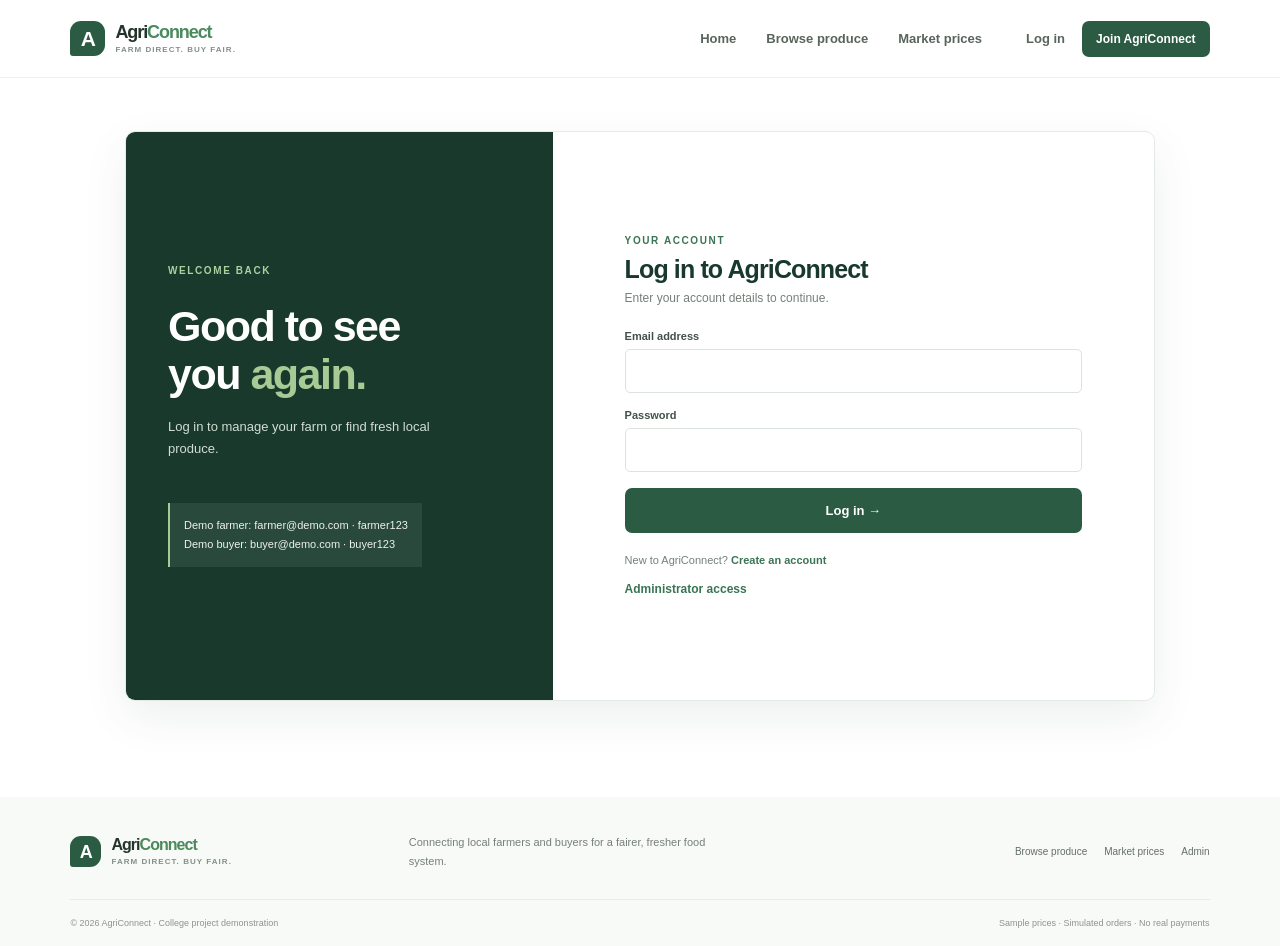
<file: add-product.html>
<!doctype html>
<html lang="en"><head><meta charset="utf-8"><meta name="viewport" content="width=device-width, initial-scale=1"><title>Add a product | AgriConnect</title><link rel="stylesheet" href="css/style.css"><script src="js/script.js" defer></script></head><body data-page="add-product"><div id="app"></div></body></html>
</file>
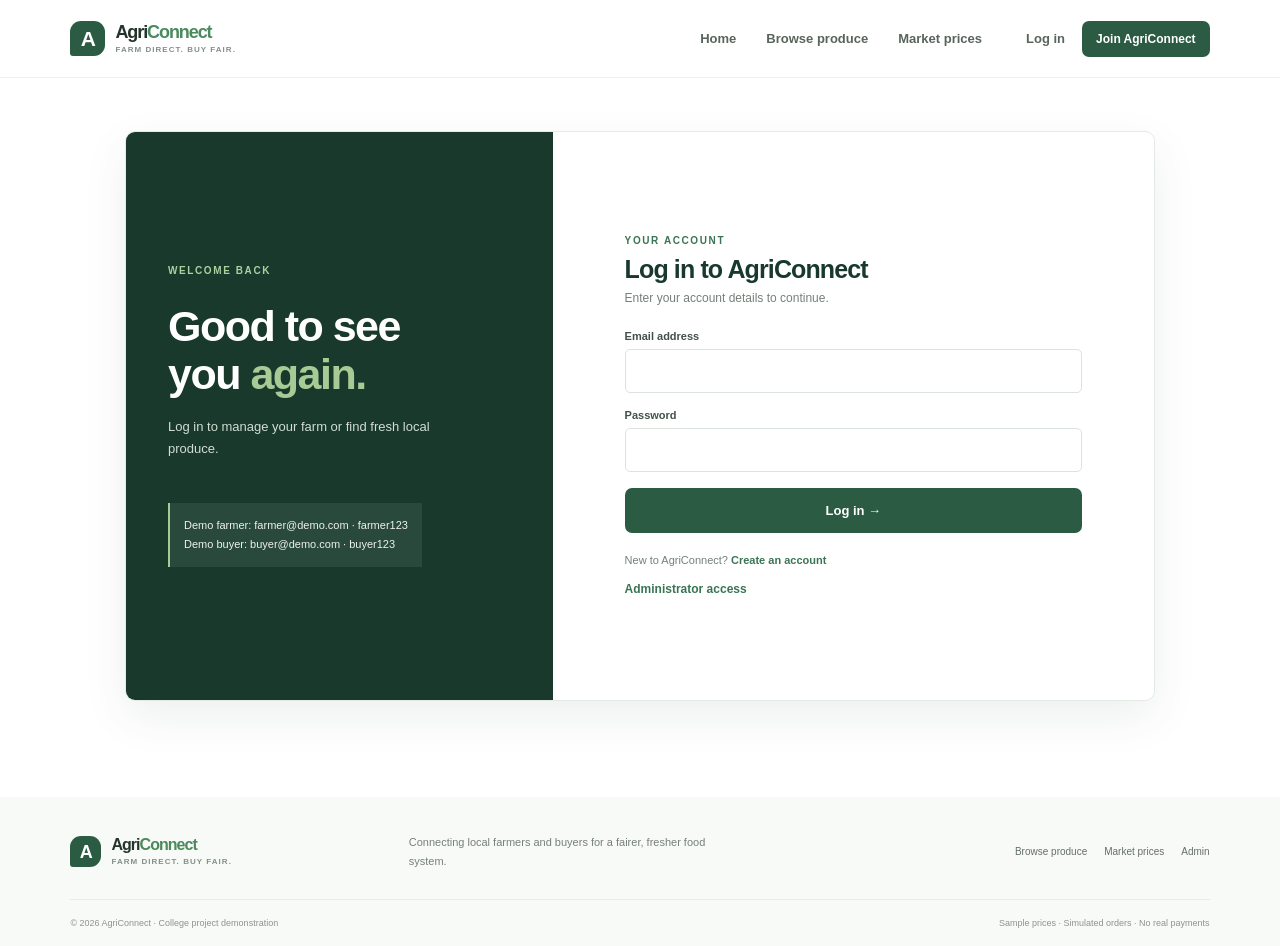
<file: admin-dashboard.html>
<!doctype html>
<html lang="en"><head><meta charset="utf-8"><meta name="viewport" content="width=device-width, initial-scale=1"><title>Admin dashboard | AgriConnect</title><link rel="stylesheet" href="css/style.css"><script src="js/script.js" defer></script></head><body data-page="admin-dashboard"><div id="app"></div></body></html>
</file>
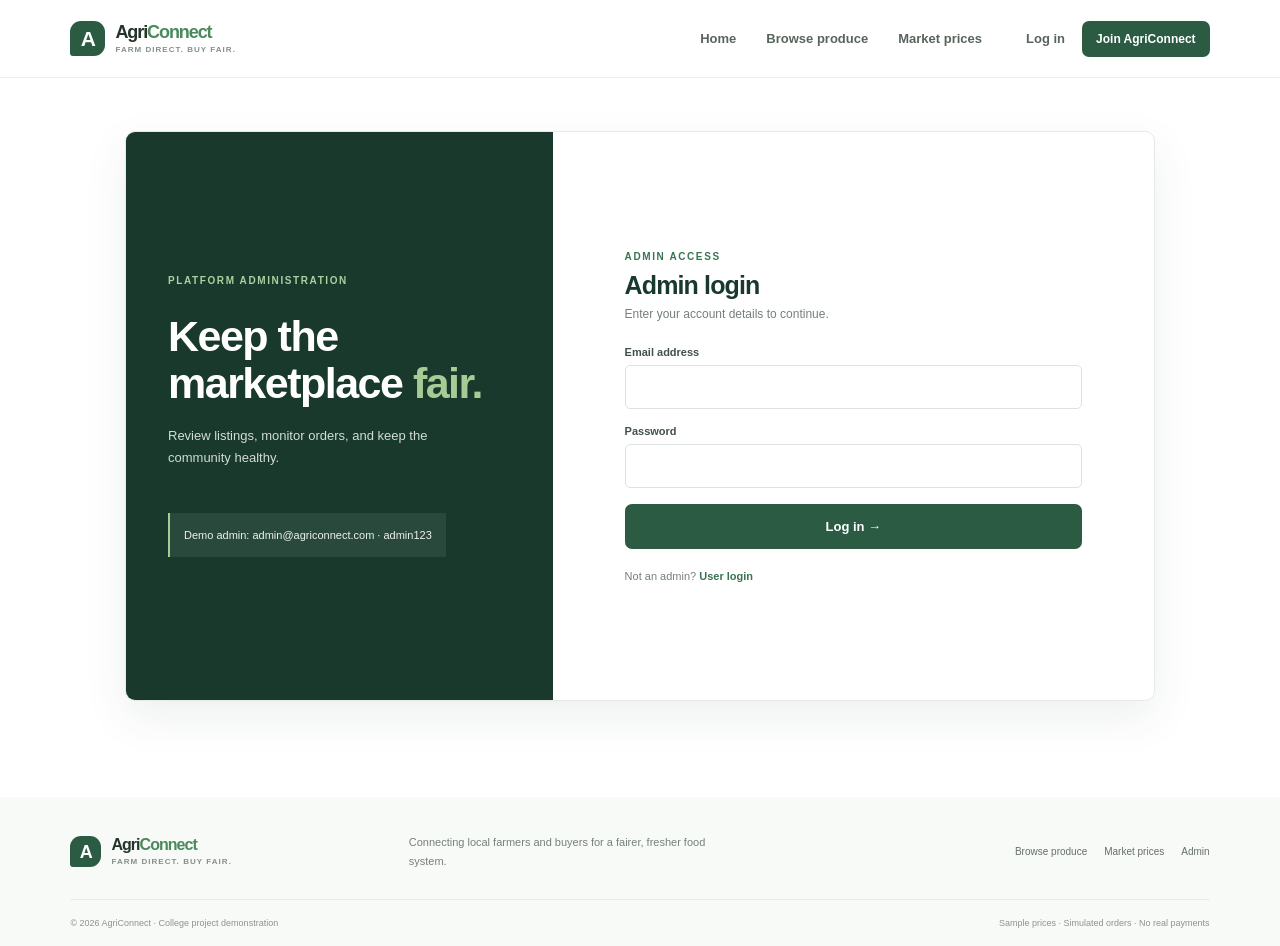
<file: admin-login.html>
<!doctype html>
<html lang="en"><head><meta charset="utf-8"><meta name="viewport" content="width=device-width, initial-scale=1"><title>Admin login | AgriConnect</title><link rel="stylesheet" href="css/style.css"><script src="js/script.js" defer></script></head><body data-page="admin-login"><div id="app"></div></body></html>
</file>
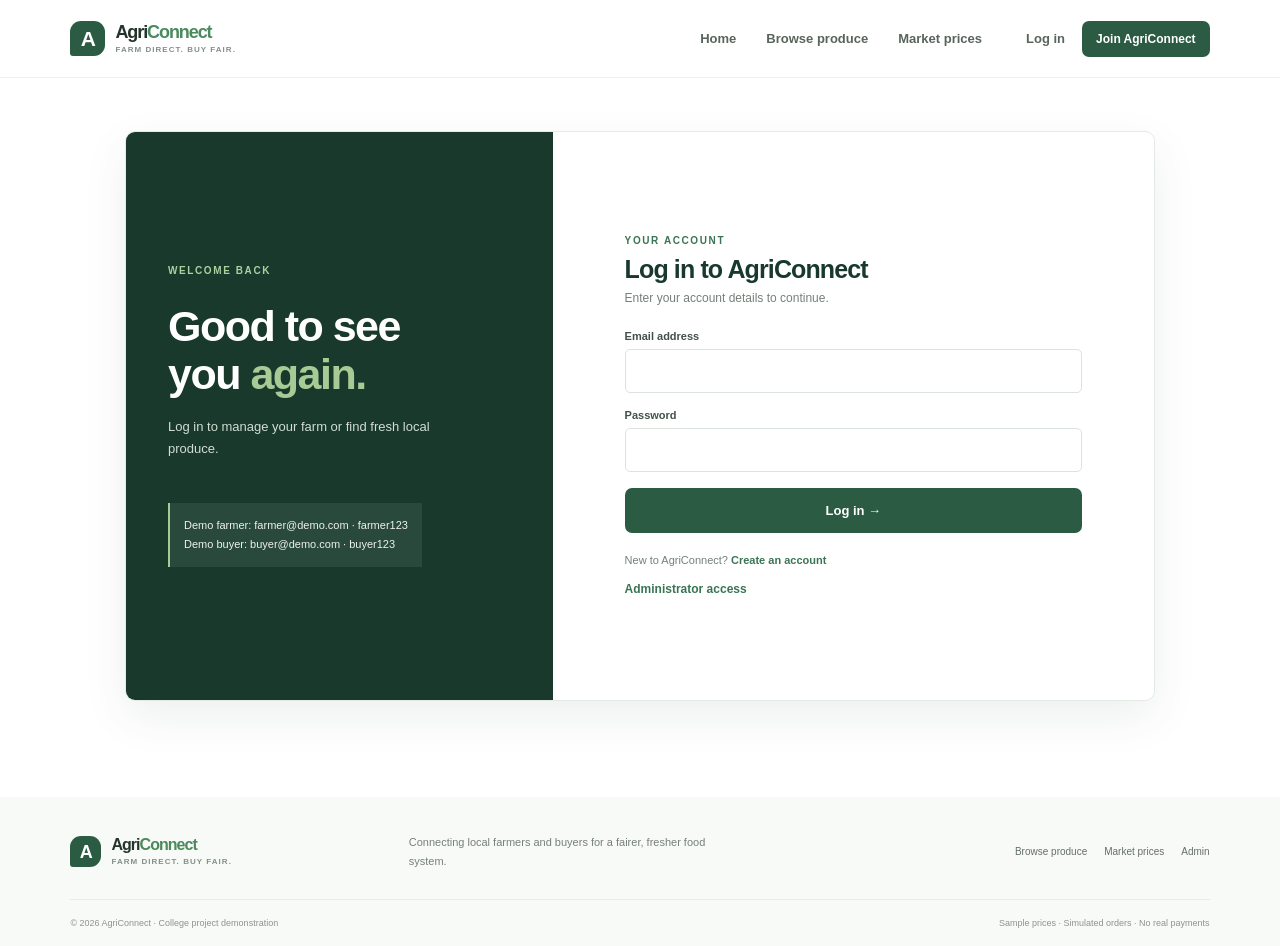
<file: buyer-dashboard.html>
<!doctype html>
<html lang="en"><head><meta charset="utf-8"><meta name="viewport" content="width=device-width, initial-scale=1"><title>Buyer dashboard | AgriConnect</title><link rel="stylesheet" href="css/style.css"><script src="js/script.js" defer></script></head><body data-page="buyer-dashboard"><div id="app"></div></body></html>
</file>
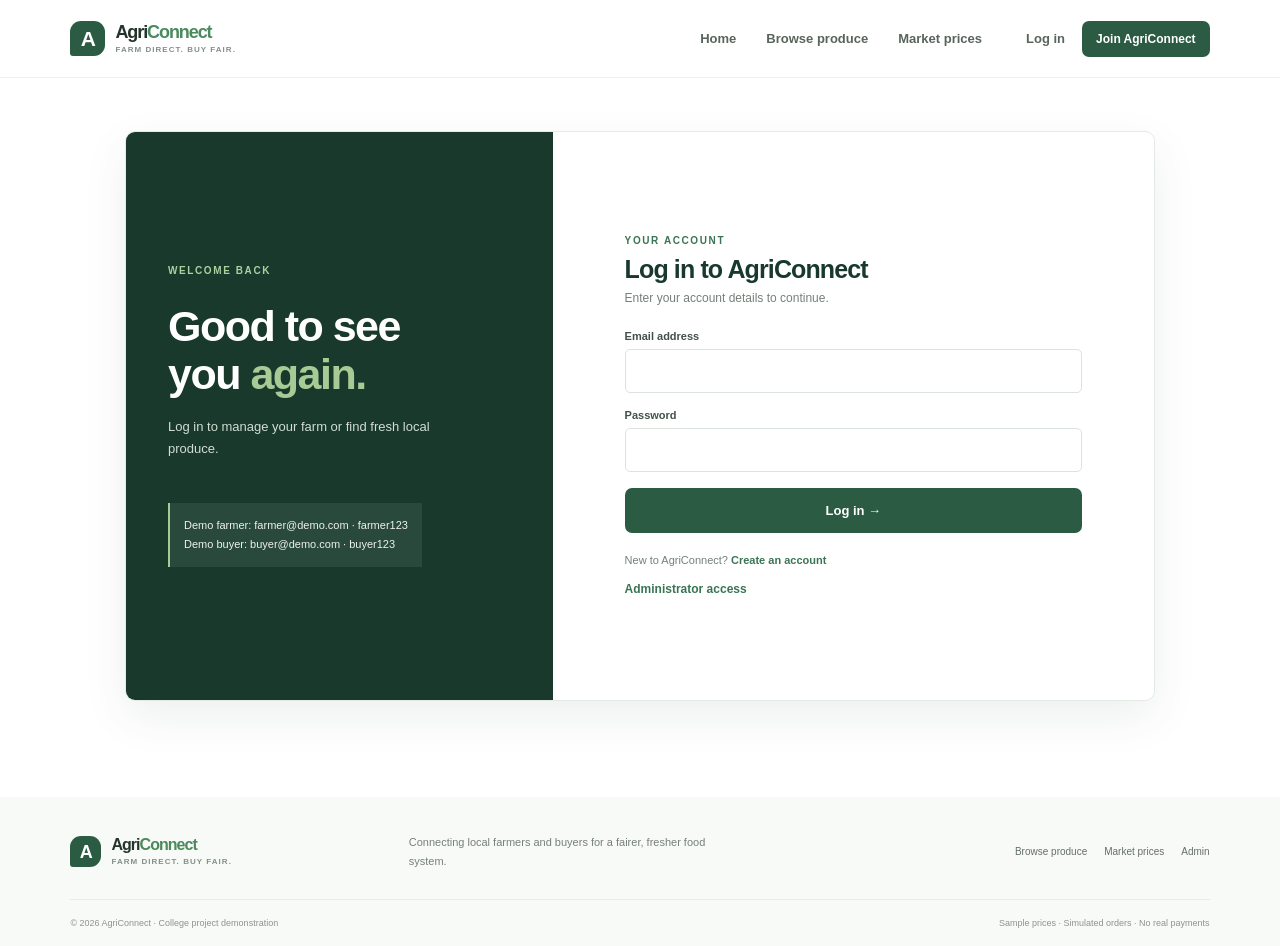
<file: farmer-dashboard.html>
<!doctype html>
<html lang="en"><head><meta charset="utf-8"><meta name="viewport" content="width=device-width, initial-scale=1"><title>Farmer dashboard | AgriConnect</title><link rel="stylesheet" href="css/style.css"><script src="js/script.js" defer></script></head><body data-page="farmer-dashboard"><div id="app"></div></body></html>
</file>
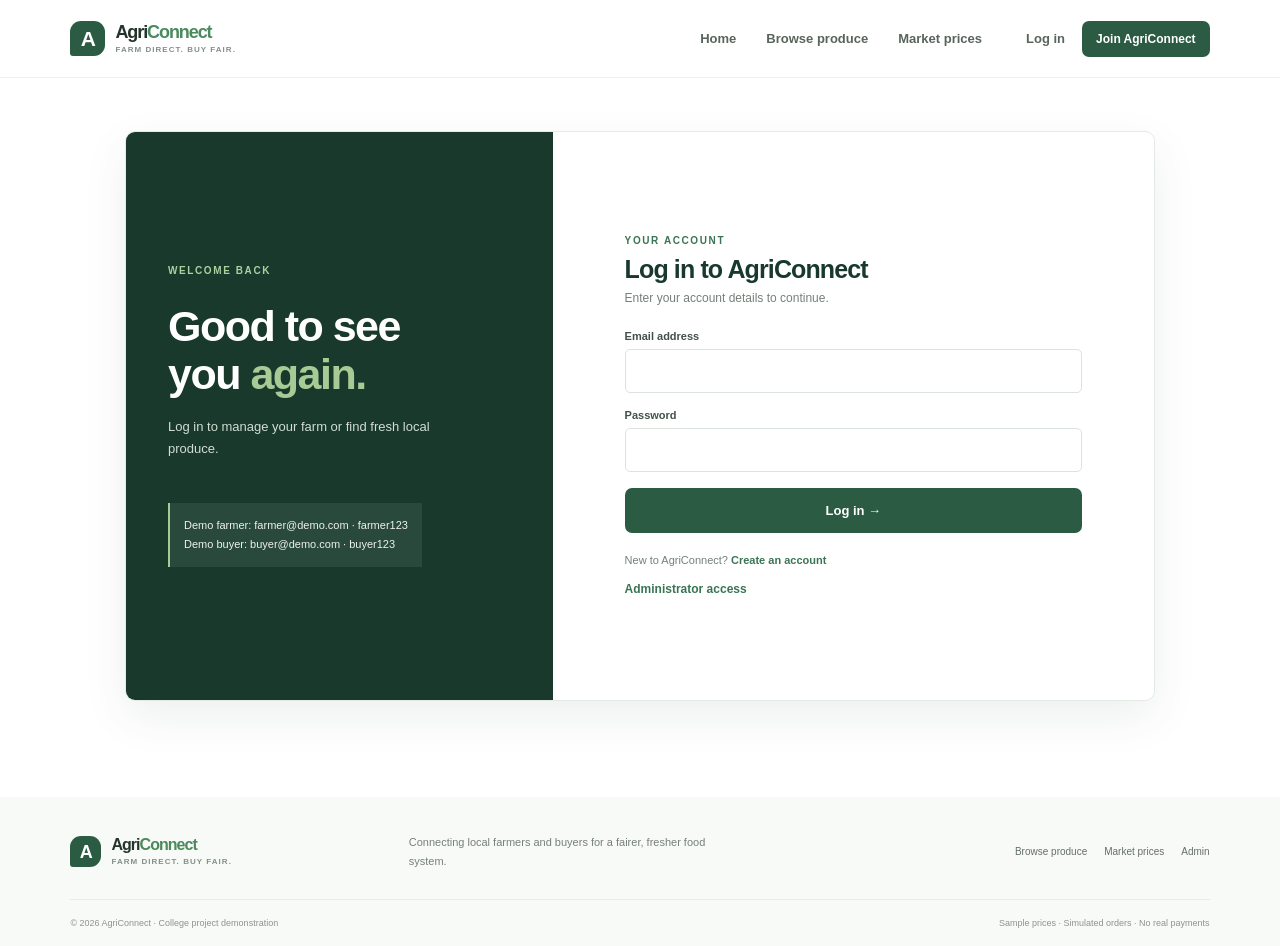
<file: login.html>
<!doctype html>
<html lang="en"><head><meta charset="utf-8"><meta name="viewport" content="width=device-width, initial-scale=1"><title>Log in | AgriConnect</title><link rel="stylesheet" href="css/style.css"><script src="js/script.js" defer></script></head><body data-page="login"><div id="app"></div></body></html>
</file>
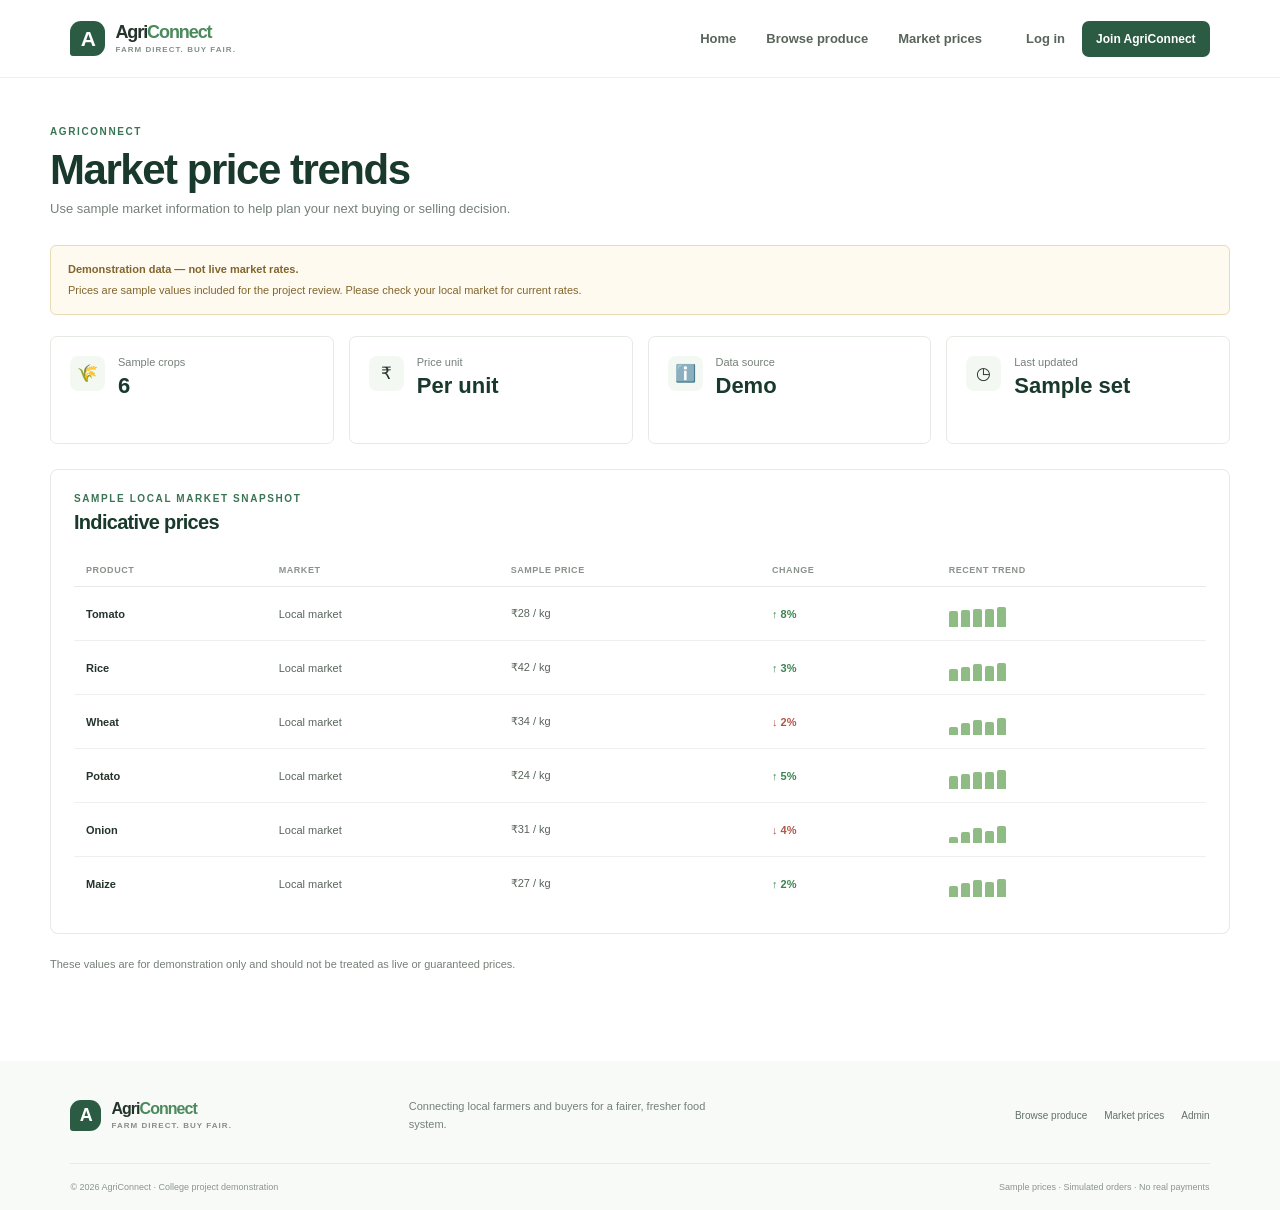
<file: market-prices.html>
<!doctype html>
<html lang="en"><head><meta charset="utf-8"><meta name="viewport" content="width=device-width, initial-scale=1"><title>Market price trends | AgriConnect</title><link rel="stylesheet" href="css/style.css"><script src="js/script.js" defer></script></head><body data-page="market-prices"><div id="app"></div></body></html>
</file>
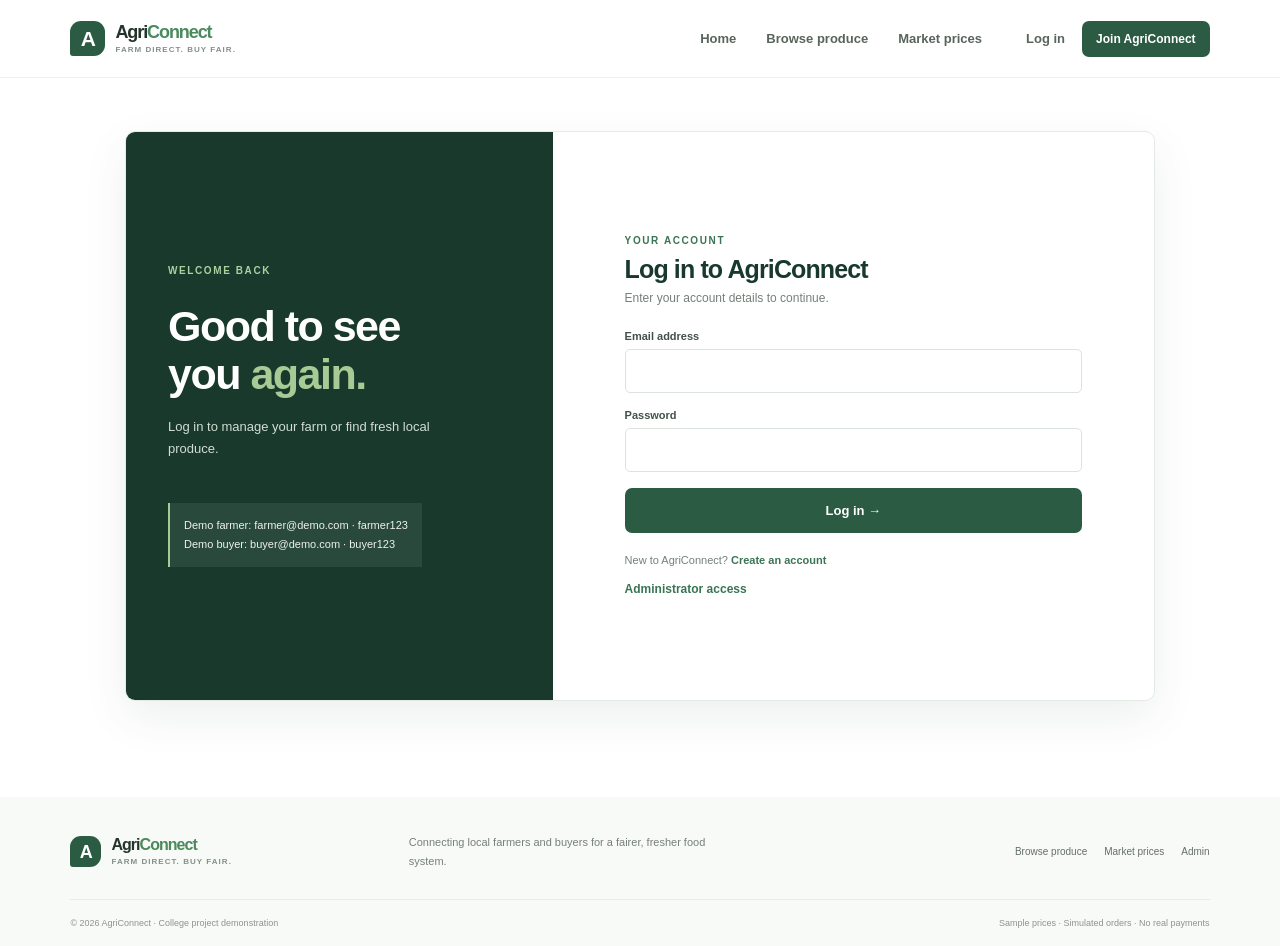
<file: orders.html>
<!doctype html>
<html lang="en"><head><meta charset="utf-8"><meta name="viewport" content="width=device-width, initial-scale=1"><title>Orders | AgriConnect</title><link rel="stylesheet" href="css/style.css"><script src="js/script.js" defer></script></head><body data-page="orders"><div id="app"></div></body></html>
</file>
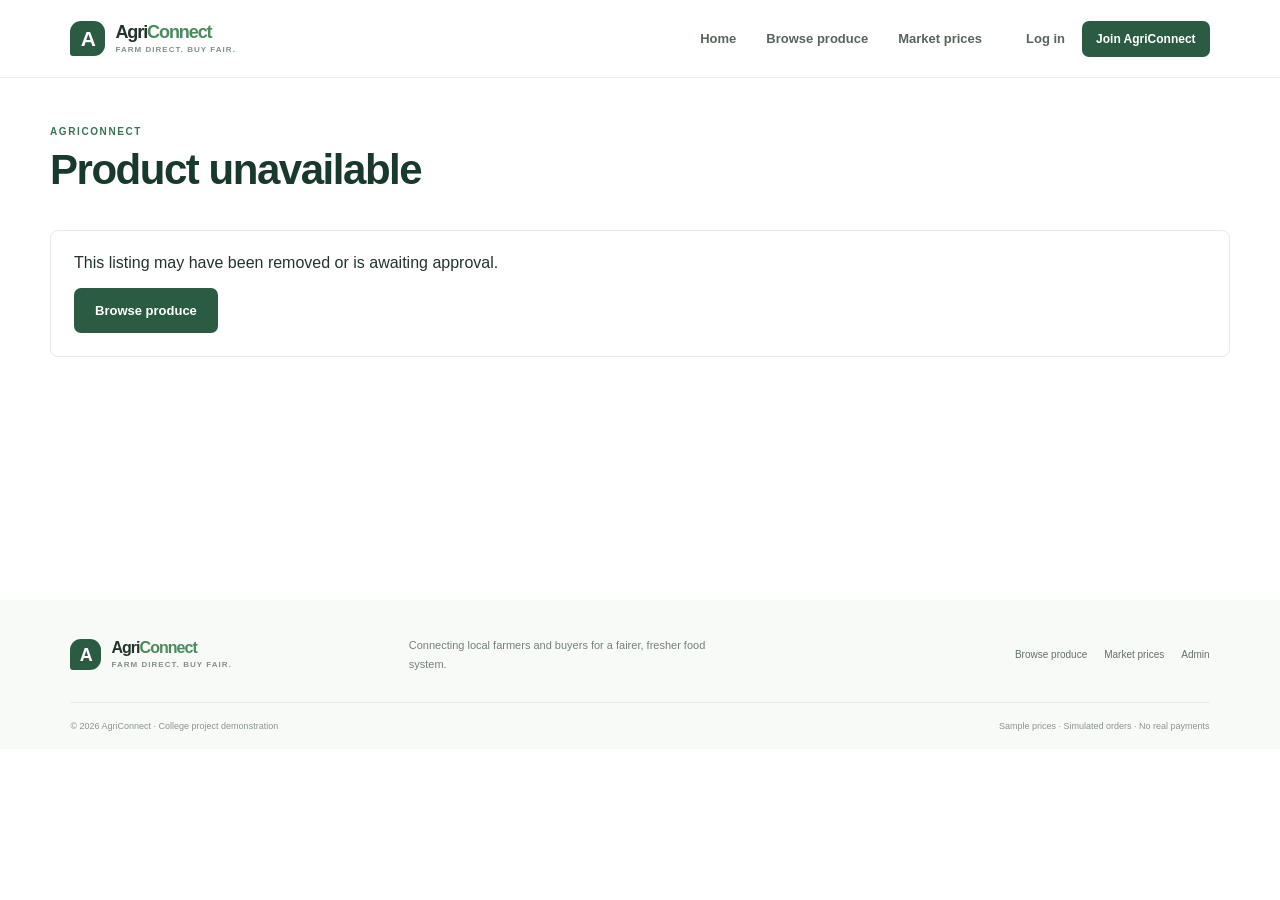
<file: product-details.html>
<!doctype html>
<html lang="en"><head><meta charset="utf-8"><meta name="viewport" content="width=device-width, initial-scale=1"><title>Product details | AgriConnect</title><link rel="stylesheet" href="css/style.css"><script src="js/script.js" defer></script></head><body data-page="product-details"><div id="app"></div></body></html>
</file>
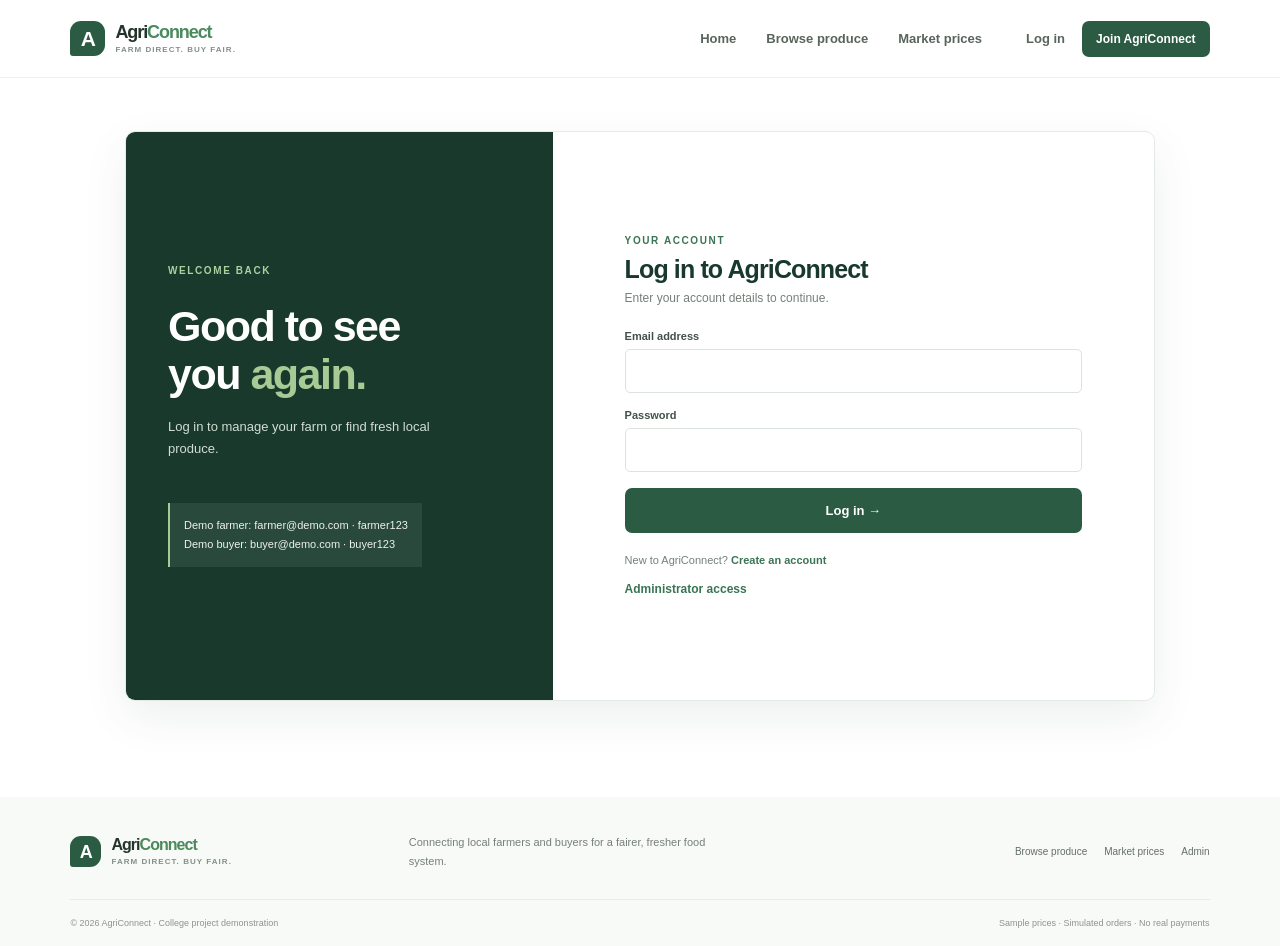
<file: profile.html>
<!doctype html>
<html lang="en"><head><meta charset="utf-8"><meta name="viewport" content="width=device-width, initial-scale=1"><title>Your profile | AgriConnect</title><link rel="stylesheet" href="css/style.css"><script src="js/script.js" defer></script></head><body data-page="profile"><div id="app"></div></body></html>
</file>
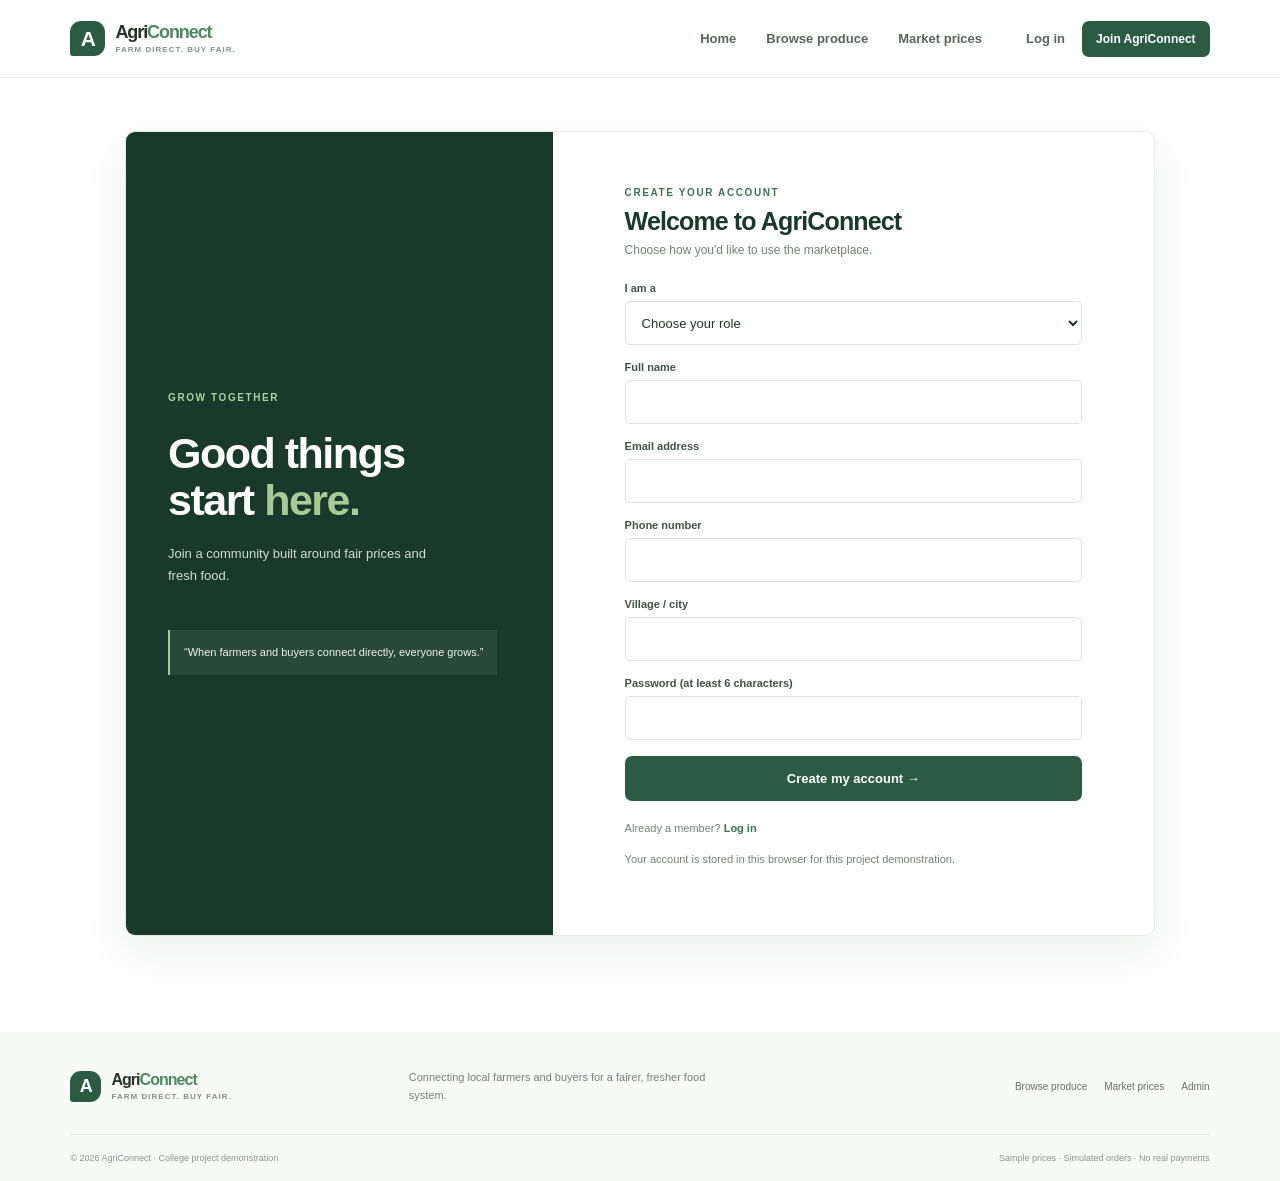
<file: signup.html>
<!doctype html>
<html lang="en"><head><meta charset="utf-8"><meta name="viewport" content="width=device-width, initial-scale=1"><title>Create an account | AgriConnect</title><link rel="stylesheet" href="css/style.css"><script src="js/script.js" defer></script></head><body data-page="signup"><div id="app"></div></body></html>
</file>
<file: css/style.css>
:root {
  --green-950: #18392c;
  --green-900: #204735;
  --green-800: #2b5b43;
  --green-700: #397454;
  --green-600: #4b8a5c;
  --green-100: #e9f2e9;
  --green-50: #f4f8f2;
  --cream: #f9f7f0;
  --earth: #b17845;
  --ink: #24342b;
  --muted: #748078;
  --line: #e6eae4;
  --white: #fff;
  --red: #b94136;
  --shadow: 0 16px 45px rgba(29, 63, 44, .08);
  font-family: "DM Sans", "Segoe UI", sans-serif;
  color: var(--ink);
  background: var(--white);
  font-synthesis: none;
  text-rendering: optimizeLegibility;
}

* { box-sizing: border-box; }
body { margin: 0; min-width: 320px; background: #fff; }
a { color: inherit; text-decoration: none; }
button, input, select, textarea { font: inherit; }
button { cursor: pointer; }
img { display: block; max-width: 100%; }
h1, h2, h3, p { margin-top: 0; }
h1, h2, h3 { font-family: "Manrope", "Segoe UI", sans-serif; letter-spacing: -.035em; }

.site-header {
  min-height: 78px; padding: 0 max(5.5vw, calc((100vw - 1280px) / 2));
  display: flex; align-items: center; gap: 44px; border-bottom: 1px solid #edf0eb;
  background: rgba(255,255,255,.96); position: relative; z-index: 5;
}
.brand { display: inline-flex; align-items: center; gap: 10px; flex: 0 0 auto; font-family: "Manrope", sans-serif; font-size: 18px; font-weight: 800; letter-spacing: -.06em; line-height: 1; }
.brand > span:last-child > span { color: var(--green-600); }
.brand small { display: block; margin-top: 5px; color: #849087; font-family: "DM Sans", sans-serif; font-size: 8px; font-weight: 700; letter-spacing: .13em; }
.brand-mark { width: 35px; height: 35px; display: grid; place-items: center; border-radius: 11px 11px 11px 3px; background: var(--green-800); color: white; font-family: "Manrope", sans-serif; font-size: 21px; font-weight: 800; }
.main-nav { display: flex; align-items: center; justify-content: center; gap: 30px; margin-left: auto; }
.main-nav a, .nav-link { color: #59645c; font-size: 13px; font-weight: 600; transition: color .15s ease; }
.main-nav a:hover, .nav-link:hover { color: var(--green-700); }
.header-actions { display: flex; align-items: center; gap: 17px; }
.account-link { max-width: 150px; overflow: hidden; text-overflow: ellipsis; white-space: nowrap; }
.menu-toggle { display: none; margin-left: auto; border: 0; background: none; color: var(--green-900); font-size: 24px; }
.button { min-height: 45px; display: inline-flex; justify-content: center; align-items: center; gap: 10px; padding: 0 20px; border: 1px solid transparent; border-radius: 7px; font-size: 13px; font-weight: 700; transition: transform .15s ease, background .15s ease, border-color .15s ease; }
.button:hover { transform: translateY(-1px); }
.button-primary { background: var(--green-800); color: white; }
.button-primary:hover { background: var(--green-950); }
.button-outline { border-color: #cfdbd0; color: var(--green-800); background: white; }
.button-outline:hover { border-color: var(--green-700); background: var(--green-50); }
.button-light { background: white; color: var(--green-900); }
.button-quiet { background: transparent; color: var(--green-800); }
.button-danger { background: #fff3f1; color: var(--red); border-color: #f4d8d4; }
.button-small { min-height: 36px; padding: 0 13px; font-size: 12px; }
.button-wide { width: 100%; }
.text-button, .table-link, .subtle-link { border: 0; background: none; color: var(--green-700); font-size: 12px; font-weight: 700; }
.text-button { color: #9c604b; }
.table-link:hover, .subtle-link:hover { text-decoration: underline; }
.main-content { width: min(1180px, calc(100% - 64px)); min-height: 58vh; margin: 0 auto; padding: 48px 0 76px; }

.hero { width: min(1280px, calc(100% - 64px)); min-height: 565px; margin: 0 auto; padding: 58px 0 52px; display: grid; grid-template-columns: .92fr 1.08fr; align-items: center; gap: 56px; }
.hero-copy { padding: 12px 0; }
.hero-kicker, .eyebrow { color: var(--green-700); font-size: 10px; font-weight: 800; letter-spacing: .16em; text-transform: uppercase; }
.hero-kicker { display: inline-block; margin-bottom: 21px; padding: 9px 12px; border-radius: 4px; background: var(--green-50); }
.hero h1 { margin-bottom: 20px; color: var(--green-950); font-size: clamp(43px, 5vw, 68px); font-weight: 800; line-height: 1.04; }
.hero h1 em, .auth-aside h1 em { color: var(--green-600); font-style: normal; }
.hero-copy > p { max-width: 465px; margin-bottom: 27px; color: #717d74; font-size: 15px; line-height: 1.8; }
.hero-actions { display: flex; flex-wrap: wrap; gap: 11px; }
.hero-note { margin-top: 26px; color: #718076; font-size: 11px; }
.hero-note span { margin-right: 8px; color: var(--green-600); font-weight: 900; }
.hero-visual { position: relative; height: 440px; }
.hero-visual::before { position: absolute; z-index: -1; top: -20px; right: -19px; width: 41%; height: 35%; border-radius: 8px; background: #e5eddf; content: ""; }
.hero-visual > img { width: 100%; height: 100%; border-radius: 8px 8px 75px 8px; object-fit: cover; }
.hero-badge { position: absolute; right: -15px; bottom: 29px; display: flex; align-items: center; gap: 12px; padding: 15px 20px; border-radius: 7px; background: white; box-shadow: var(--shadow); }
.hero-badge > span { font-size: 24px; }
.hero-badge strong, .hero-badge small { display: block; }
.hero-badge strong { font-size: 12px; }
.hero-badge small { margin-top: 4px; color: var(--muted); font-size: 10px; }
.trust-strip { min-height: 103px; padding: 21px max(7vw, calc((100vw - 1110px) / 2)); display: grid; grid-template-columns: repeat(3, 1fr); align-items: center; gap: 30px; border-top: 1px solid #edf0eb; border-bottom: 1px solid #edf0eb; background: #fcfcfa; }
.trust-strip > div { padding-left: 21px; border-left: 2px solid #a7c398; }
.trust-strip strong, .trust-strip span { display: block; }
.trust-strip strong { margin-bottom: 5px; font-size: 13px; }
.trust-strip span { color: var(--muted); font-size: 11px; }
.section { width: min(1180px, calc(100% - 64px)); margin: 0 auto; padding: 74px 0; }
.section-heading, .panel-heading { display: flex; align-items: center; justify-content: space-between; gap: 20px; margin-bottom: 23px; }
.section-heading h2, .panel-heading h2 { margin-bottom: 0; color: var(--green-950); font-size: 26px; }
.eyebrow { margin-bottom: 9px; }
.arrow-link { color: var(--green-700); font-size: 12px; font-weight: 700; }
.arrow-link:hover { text-decoration: underline; }
.product-grid { display: grid; grid-template-columns: repeat(3, minmax(0, 1fr)); gap: 22px; }
.product-card { min-width: 0; overflow: hidden; border: 1px solid #e9ece7; border-radius: 8px; background: white; transition: box-shadow .2s ease, transform .2s ease; }
.product-card:hover { transform: translateY(-3px); box-shadow: var(--shadow); }
.product-image { position: relative; display: block; height: 210px; overflow: hidden; background: var(--green-50); }
.product-image img { width: 100%; height: 100%; object-fit: cover; transition: transform .25s ease; }
.product-card:hover .product-image img { transform: scale(1.04); }
.category-tag { display: inline-block; padding: 6px 9px; border-radius: 4px; background: var(--green-100); color: var(--green-800); font-size: 10px; font-weight: 700; }
.product-image .category-tag { position: absolute; top: 12px; left: 12px; }
.product-card-body { padding: 16px 17px 17px; }
.farmer-label { margin-bottom: 7px; color: var(--green-700); font-size: 9px; font-weight: 800; letter-spacing: .08em; text-transform: uppercase; }
.product-card h3 { margin-bottom: 9px; font-size: 16px; }
.product-price { margin-bottom: 6px; }
.product-price strong { color: var(--green-900); font-size: 20px; }
.product-price span, .muted { color: var(--muted); }
.product-price span { font-size: 11px; }
.product-card-body > .muted { margin: 0; font-size: 11px; }
.card-actions { display: flex; align-items: center; justify-content: space-between; margin-top: 14px; padding-top: 12px; border-top: 1px solid #edf0eb; }
.how-section { padding: 70px max(6vw, calc((100vw - 1160px) / 2)); display: grid; grid-template-columns: .78fr 1.22fr; gap: 75px; background: var(--green-50); }
.how-intro h2, .callout h2 { margin: 0 0 14px; color: var(--green-950); font-size: 34px; line-height: 1.2; }
.how-intro > p:last-child, .callout > div > p:last-child { max-width: 300px; color: var(--muted); font-size: 13px; line-height: 1.7; }
.how-steps { display: grid; grid-template-columns: repeat(3, 1fr); gap: 23px; }
.how-steps article { padding-top: 8px; border-top: 1px solid #ceddce; }
.how-steps article > span { color: var(--green-600); font-size: 11px; font-weight: 800; }
.how-steps h3 { margin: 20px 0 9px; font-size: 16px; }
.how-steps p { margin: 0; color: var(--muted); font-size: 11px; line-height: 1.7; }
.callout { margin: 62px auto; padding: 35px 40px; display: flex; align-items: center; justify-content: space-between; gap: 25px; border-radius: 8px; background: var(--cream); }
.callout h2 { font-size: 26px; }
.callout > div > p:last-child { max-width: none; margin-bottom: 0; }
.callout .eyebrow { margin-bottom: 10px; }

.page-heading { margin-bottom: 29px; display: flex; align-items: center; justify-content: space-between; gap: 20px; }
.page-heading h1 { margin: 0 0 7px; color: var(--green-950); font-size: clamp(30px, 3.5vw, 42px); }
.page-heading .muted { margin: 0; font-size: 13px; }
.stats-grid { margin: 0 0 25px; display: grid; grid-template-columns: repeat(4, minmax(0, 1fr)); gap: 15px; }
.stat-card { min-height: 108px; padding: 19px; display: flex; align-items: flex-start; gap: 13px; border: 1px solid var(--line); border-radius: 7px; background: white; }
.stat-icon { width: 35px; height: 35px; flex: 0 0 auto; display: grid; place-items: center; border-radius: 8px; background: var(--green-50); font-size: 17px; }
.stat-card p { margin: 0 0 5px; color: var(--muted); font-size: 11px; }
.stat-card strong { color: var(--green-950); font-family: "Manrope", sans-serif; font-size: 22px; }
.stat-card small { display: block; margin-top: 4px; color: #869087; font-size: 9px; }
.panel { margin-bottom: 22px; padding: 23px; border: 1px solid var(--line); border-radius: 8px; background: white; }
.panel-heading { margin-bottom: 20px; }
.panel-heading .eyebrow { margin-bottom: 7px; }
.panel-heading h2 { font-size: 20px; }
.dashboard-columns { margin-bottom: 22px; display: grid; grid-template-columns: minmax(0, 1.45fr) minmax(250px, .75fr); align-items: start; gap: 20px; }
.dashboard-columns .panel { margin-bottom: 0; }
.accent-panel { padding: 25px; background: var(--green-50); }
.panel-icon { display: inline-grid; width: 38px; height: 38px; margin-bottom: 19px; place-items: center; border-radius: 9px; background: white; font-size: 19px; }
.accent-panel h2 { margin-bottom: 10px; font-size: 21px; }
.accent-panel > p:not(.eyebrow) { color: var(--muted); font-size: 12px; line-height: 1.7; }
.accent-panel hr, .detail-content hr { margin: 20px 0; border: 0; border-top: 1px solid #dfe6dd; }
.accent-panel .arrow-link { display: block; margin-top: 13px; }
.compact-grid { grid-template-columns: repeat(3, minmax(0, 1fr)); gap: 14px; }
.compact-grid .product-image { height: 145px; }
.compact-grid .product-card-body { padding: 12px; }
.compact-grid .product-card h3 { font-size: 13px; }
.compact-grid .product-price strong { font-size: 16px; }
.form-page { max-width: 710px; margin: 0 auto; }
.form-page .page-heading { margin-bottom: 22px; }
.form-grid { display: grid; gap: 16px; }
.field { min-width: 0; display: grid; gap: 7px; color: #425148; font-size: 11px; font-weight: 700; }
.field input, .field select, .field textarea, .inline-form input { width: 100%; min-height: 44px; padding: 10px 12px; border: 1px solid #dce3dc; border-radius: 5px; outline: none; background: #fff; color: var(--ink); font-size: 13px; font-weight: 400; }
.field textarea { resize: vertical; }
.field input:focus, .field select:focus, .field textarea:focus, .inline-form input:focus { border-color: var(--green-600); box-shadow: 0 0 0 3px rgba(75,138,92,.12); }
.field input:disabled { background: #f4f6f3; color: #849087; }
.form-row { display: grid; grid-template-columns: 1.5fr 1fr; gap: 15px; }
.optional { color: #8d978f; font-weight: 400; }
.form-hint, .fine-print, .form-actions { color: var(--muted); font-size: 11px; line-height: 1.6; }
.form-hint { margin: -3px 0 0; padding: 11px 13px; border-radius: 5px; background: var(--green-50); }
.form-actions { display: flex; align-items: center; flex-wrap: wrap; gap: 10px; }
.status { display: inline-block; padding: 5px 8px; border-radius: 99px; background: #eef1ef; color: #5a665e; font-size: 9px; font-weight: 700; text-transform: capitalize; white-space: nowrap; }
.status-approved, .status-completed { background: #e7f4e8; color: #317443; }
.status-pending { background: #fff3d9; color: #996d16; }
.status-confirmed { background: #eaf0ff; color: #4f65a1; }
.status-shipped { background: #e8f3f8; color: #347188; }
.status-cancelled { background: #fbeae7; color: #a23e33; }
.table-wrap { width: 100%; overflow-x: auto; }
table { width: 100%; border-collapse: collapse; text-align: left; white-space: nowrap; }
th { padding: 11px 12px; border-bottom: 1px solid var(--line); color: #89928b; font-size: 9px; font-weight: 700; letter-spacing: .06em; text-transform: uppercase; }
td { padding: 13px 12px; border-bottom: 1px solid #eef0ed; color: #59645c; font-size: 11px; }
tbody tr:last-child td { border-bottom: 0; }
td strong, td small { display: block; }
td strong { color: var(--ink); font-size: 11px; }
td small { margin-top: 4px; color: #8b958d; font-size: 9px; }
.table-action { margin-right: 9px; padding: 0; border: 0; background: none; color: var(--green-700); font-size: 10px; font-weight: 700; }
.danger-text { color: var(--red); }
.status-select { max-width: 122px; min-height: 30px; padding: 4px; border: 1px solid var(--line); border-radius: 4px; color: var(--green-800); font-size: 10px; }
.empty-state { padding: 34px 20px; text-align: center; color: var(--muted); }
.empty-state > span { font-size: 25px; }
.empty-state h3 { margin: 8px 0; color: var(--green-900); font-size: 17px; }
.empty-state p { margin: 0; font-size: 12px; }
.filter-bar { margin-bottom: 13px; display: grid; grid-template-columns: minmax(220px, 1fr) 210px 180px; gap: 12px; }
.search-field { min-height: 44px; padding: 0 12px; display: flex; align-items: center; gap: 9px; border: 1px solid #dce3dc; border-radius: 5px; color: var(--green-700); }
.search-field > span { font-size: 23px; line-height: 1; }
.search-field input { width: 100%; border: 0; outline: 0; font-size: 12px; }
.filter-select select { width: 100%; height: 44px; padding: 0 10px; border: 1px solid #dce3dc; border-radius: 5px; background: white; color: #56635a; font-size: 11px; }
.result-count { margin-bottom: 18px; font-size: 11px; }
.compact-callout { margin: 38px 0 0; padding: 25px; }
.compact-callout h2 { font-size: 20px; }
.detail-layout { display: grid; grid-template-columns: 1.08fr .92fr; gap: 54px; align-items: start; }
.detail-image { height: 470px; overflow: hidden; border-radius: 8px; background: var(--green-50); }
.detail-image img { width: 100%; height: 100%; object-fit: cover; }
.detail-content { padding: 9px 0; }
.detail-content > .category-tag { margin-bottom: 24px; }
.detail-content .farmer-label { margin: 0 0 10px; }
.detail-content h1 { margin-bottom: 13px; color: var(--green-950); font-size: 34px; line-height: 1.2; }
.detail-description { color: var(--muted); font-size: 13px; line-height: 1.8; }
.detail-price { margin: 20px 0 4px; color: var(--green-900); font-family: "Manrope", sans-serif; font-size: 29px; font-weight: 800; }
.detail-price span { color: var(--muted); font-family: "DM Sans", sans-serif; font-size: 12px; font-weight: 400; }
.availability { margin: 0; color: var(--muted); font-size: 11px; }
.order-form { display: grid; gap: 13px; }
.order-total { display: flex; justify-content: space-between; margin: 0; color: var(--muted); font-size: 12px; }
.order-total strong { color: var(--green-900); font-size: 16px; }
.demo-warning { margin-bottom: 21px; padding: 15px 17px; border: 1px solid #eadbb5; border-radius: 6px; background: #fffaf0; color: #80652c; font-size: 11px; line-height: 1.6; }
.demo-warning strong { display: block; margin-bottom: 3px; }
.trend-up { color: #39844e; font-weight: 700; }
.trend-down { color: #b25548; font-weight: 700; }
.mini-bars { width: 74px; height: 27px; display: flex; align-items: end; gap: 3px; }
.mini-bars i { width: 9px; min-height: 4px; display: block; border-radius: 2px 2px 0 0; background: #8fbc84; }
.category-list { margin-bottom: 18px; display: flex; flex-wrap: wrap; gap: 8px; }
.category-chip { padding: 7px 8px 7px 11px; display: inline-flex; align-items: center; gap: 9px; border-radius: 99px; background: var(--green-50); color: var(--green-800); font-size: 11px; }
.category-chip button { width: 18px; height: 18px; padding: 0; border: 0; border-radius: 50%; background: white; color: #768177; font-size: 14px; line-height: 18px; }
.inline-form { max-width: 440px; display: flex; gap: 8px; }
.inline-form input { min-height: 38px; }
.notice { margin: 0 0 17px; padding: 12px 14px; border-radius: 5px; background: #eaf5eb; color: #317443; font-size: 12px; }
.notice.error { background: #fff0ee; color: #a23e33; }
.notice[hidden] { display: none; }
.profile-form { max-width: 620px; margin: 0 auto; }
.profile-avatar { width: 55px; height: 55px; display: grid; place-items: center; border-radius: 50%; background: var(--green-100); color: var(--green-800); font-family: "Manrope", sans-serif; font-size: 18px; font-weight: 800; }
.profile-role { margin-top: -9px; color: var(--muted); font-size: 11px; text-transform: capitalize; }
.auth-layout { max-width: 1030px; min-height: 570px; margin: 5px auto 20px; display: grid; grid-template-columns: .83fr 1.17fr; overflow: hidden; border: 1px solid var(--line); border-radius: 10px; box-shadow: var(--shadow); }
.auth-aside { padding: 55px 42px; display: flex; flex-direction: column; align-items: flex-start; justify-content: center; background: var(--green-950); color: white; }
.auth-aside .eyebrow { color: #acd09f; }
.auth-aside h1 { margin: 18px 0; font-size: 43px; line-height: 1.1; }
.auth-aside h1 em { color: #a8cb96; }
.auth-aside > p:not(.eyebrow) { max-width: 280px; color: #d3ddd4; font-size: 13px; line-height: 1.7; }
.aside-quote { margin-top: 30px; padding: 13px 14px; border-left: 2px solid #a8cb96; background: rgba(255,255,255,.08); color: #edf2ed; font-size: 11px; line-height: 1.7; }
.auth-card { padding: 55px clamp(28px, 6vw, 72px); align-self: center; }
.auth-card h2 { margin-bottom: 7px; color: var(--green-950); font-size: 25px; }
.auth-card > .muted { margin-bottom: 25px; font-size: 12px; }
.auth-switch { margin: 21px 0 0; color: var(--muted); font-size: 11px; }
.auth-switch a { color: var(--green-700); font-weight: 700; }
.auth-card > .subtle-link { display: inline-block; margin-top: 16px; }
.auth-card .fine-print { margin-top: 17px; }
.site-footer { padding: 36px max(5.5vw, calc((100vw - 1280px) / 2)) 0; background: #f8faf7; }
.footer-main { padding-bottom: 29px; display: grid; grid-template-columns: 1fr 1.5fr 1fr; align-items: center; gap: 30px; }
.footer-main > p { max-width: 330px; margin: 0; color: var(--muted); font-size: 11px; line-height: 1.7; }
.footer-links { display: flex; justify-content: flex-end; gap: 17px; }
.footer-links a { color: #647067; font-size: 10px; }
.brand-footer { font-size: 16px; }
.brand-footer .brand-mark { width: 31px; height: 31px; font-size: 18px; }
.footer-bottom { min-height: 47px; display: flex; justify-content: space-between; align-items: center; gap: 15px; border-top: 1px solid #e7ece6; color: #8a948c; font-size: 9px; }
.sr-only { position: absolute; width: 1px; height: 1px; padding: 0; overflow: hidden; clip: rect(0, 0, 0, 0); white-space: nowrap; border: 0; }

@media (max-width: 900px) {
  .site-header { gap: 20px; padding-right: 28px; padding-left: 28px; }
  .main-nav { gap: 15px; }
  .main-nav a, .nav-link { font-size: 11px; }
  .header-actions { gap: 8px; }
  .hero { gap: 33px; }
  .hero-visual { height: 390px; }
  .how-section { gap: 35px; }
  .stats-grid { grid-template-columns: repeat(2, minmax(0, 1fr)); }
  .detail-layout { gap: 30px; }
}

@media (max-width: 680px) {
  .site-header { min-height: 68px; padding: 0 20px; gap: 10px; }
  .menu-toggle { display: block; }
  .main-nav { position: absolute; top: 67px; right: 0; left: 0; display: none; padding: 15px 21px 20px; align-items: flex-start; gap: 18px; flex-direction: column; background: white; box-shadow: 0 12px 20px rgba(0,0,0,.08); }
  .site-header.nav-open .main-nav { display: flex; }
  .header-actions { margin-left: 0; }
  .header-actions .account-link { display: none; }
  .header-actions .button { min-height: 34px; padding: 0 10px; font-size: 10px; }
  .main-content { width: calc(100% - 36px); padding: 33px 0 54px; }
  .hero { width: calc(100% - 40px); padding: 39px 0 35px; grid-template-columns: 1fr; gap: 27px; }
  .hero h1 { font-size: 48px; }
  .hero-copy > p { font-size: 13px; }
  .hero-visual { height: 300px; }
  .hero-badge { right: -5px; bottom: 15px; }
  .trust-strip { padding: 20px; grid-template-columns: 1fr; gap: 18px; }
  .trust-strip > div { padding-left: 13px; }
  .section { width: calc(100% - 36px); padding: 47px 0; }
  .section-heading h2, .panel-heading h2 { font-size: 21px; }
  .section-heading { align-items: flex-end; }
  .section-heading > .arrow-link { font-size: 10px; white-space: nowrap; }
  .product-grid { grid-template-columns: 1fr; gap: 15px; }
  .product-image { height: 220px; }
  .how-section { padding: 47px 22px; grid-template-columns: 1fr; gap: 29px; }
  .how-intro h2 { font-size: 29px; }
  .how-steps { grid-template-columns: 1fr; gap: 20px; }
  .how-steps article { padding-top: 12px; }
  .how-steps h3 { margin: 9px 0 5px; }
  .callout { margin: 35px 18px; padding: 24px; align-items: flex-start; flex-direction: column; }
  .callout h2 { font-size: 23px; }
  .page-heading h1 { font-size: 31px; }
  .stats-grid { gap: 9px; }
  .stat-card { min-height: 94px; padding: 12px; gap: 9px; }
  .stat-icon { width: 29px; height: 29px; font-size: 14px; }
  .stat-card strong { font-size: 18px; }
  .stat-card p { font-size: 10px; }
  .dashboard-columns { grid-template-columns: 1fr; }
  .panel { padding: 16px; }
  .panel-heading { align-items: flex-start; flex-wrap: wrap; }
  .compact-grid { grid-template-columns: 1fr; }
  .compact-grid .product-image { height: 190px; }
  .filter-bar { grid-template-columns: 1fr 1fr; }
  .search-field { grid-column: 1 / -1; }
  .filter-select select { font-size: 10px; }
  .detail-layout { grid-template-columns: 1fr; gap: 22px; }
  .detail-image { height: 300px; }
  .detail-content h1 { font-size: 29px; }
  .form-row { grid-template-columns: 1fr 1fr; }
  .auth-layout { min-height: 0; grid-template-columns: 1fr; }
  .auth-aside { padding: 30px 25px; }
  .auth-aside h1 { margin: 10px 0; font-size: 34px; }
  .auth-aside > p:not(.eyebrow) { margin-bottom: 0; }
  .aside-quote { margin-top: 16px; }
  .auth-card { padding: 31px 24px; }
  .footer-main { grid-template-columns: 1fr; gap: 17px; }
  .footer-links { justify-content: flex-start; flex-wrap: wrap; }
  .site-footer { padding-right: 21px; padding-left: 21px; }
  .footer-bottom { padding: 12px 0; align-items: flex-start; flex-direction: column; gap: 5px; }
}

@media (prefers-reduced-motion: reduce) {
  *, *::before, *::after { scroll-behavior: auto !important; transition-duration: .01ms !important; }
}
</file>
